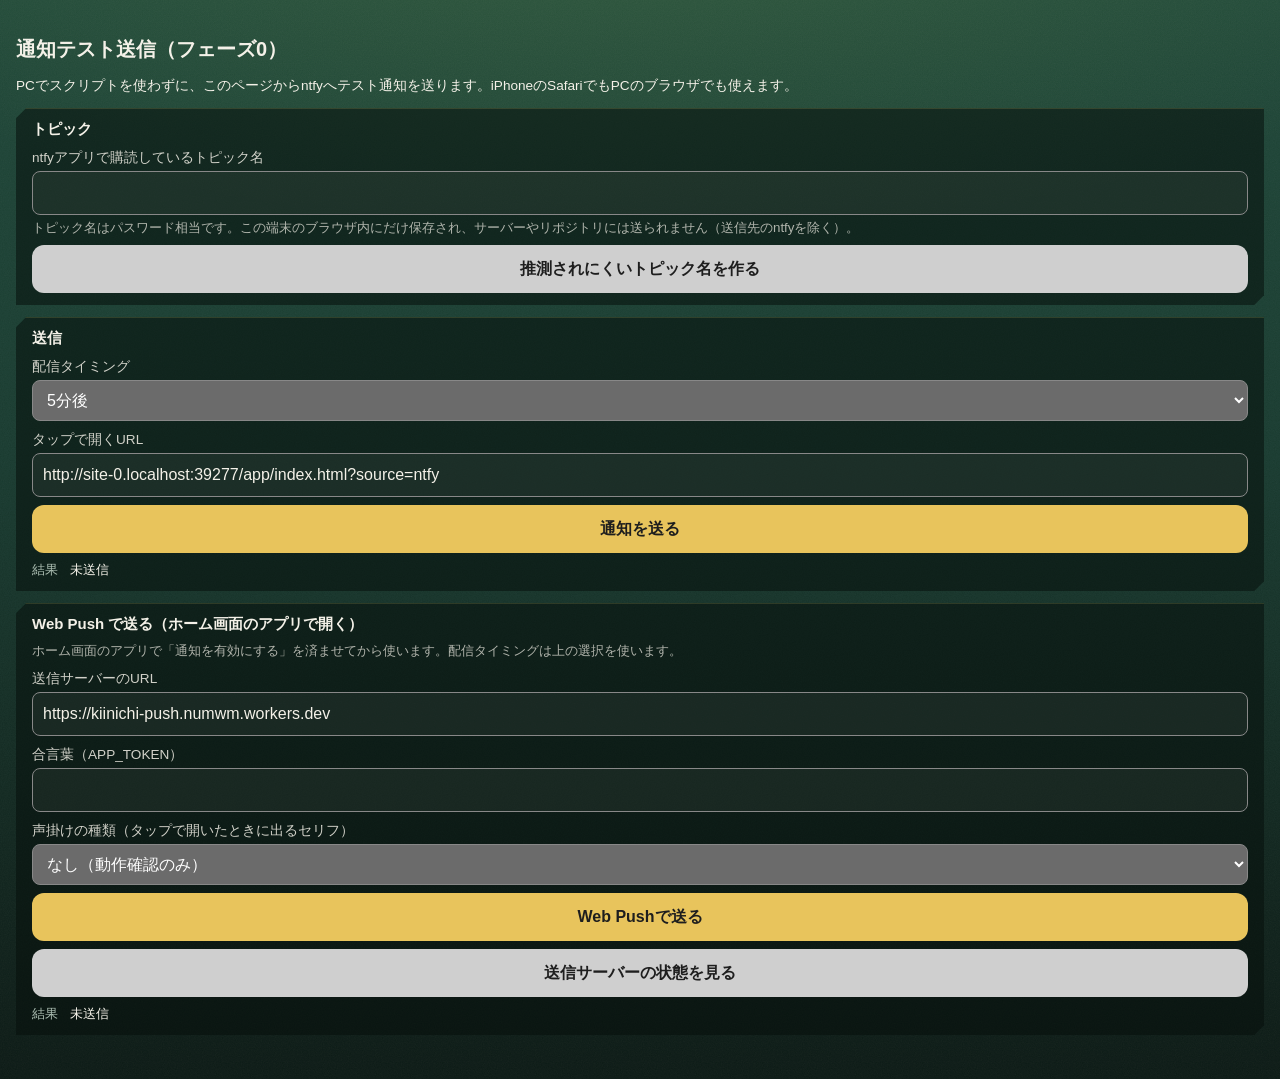
<file: app/send.html>
<!doctype html>
<html lang="ja">
<head>
  <meta charset="utf-8">
  <!-- 読み込んでよいものの決まり（CSP。D-076 ③）。検証用のページなので、見た目だけはこのページの中の書き方も許す -->
  <meta http-equiv="Content-Security-Policy" content="default-src 'self'; script-src 'self'; style-src 'self' 'unsafe-inline'; img-src 'self'; connect-src 'self' https://kiinichi-push.numwm.workers.dev https://*.workers.dev https://ntfy.sh; object-src 'none'; base-uri 'none'; form-action 'self'">
  <meta name="viewport" content="width=device-width, initial-scale=1, viewport-fit=cover">
  <title>通知テスト送信（検証用）</title>
  <link rel="stylesheet" href="style.css">
  <style>
    label { display: block; font-size: .85rem; margin: 10px 0 4px; opacity: .85; }
    input, select { width: 100%; padding: 10px; font-size: 1rem; border-radius: 8px; border: 1px solid #888; }
    .row { display: flex; gap: 8px; } .row > * { flex: 1; }
    small { opacity: .7; display: block; margin-top: 4px; }
  </style>
</head>
<body>
  <h1>通知テスト送信（フェーズ0）</h1>
  <p style="font-size:.85rem">PCでスクリプトを使わずに、このページからntfyへテスト通知を送ります。iPhoneのSafariでもPCのブラウザでも使えます。</p>

  <section class="card">
    <h2>トピック</h2>
    <label for="topic">ntfyアプリで購読しているトピック名</label>
    <input id="topic" autocomplete="off" autocapitalize="off" spellcheck="false">
    <small>トピック名はパスワード相当です。この端末のブラウザ内にだけ保存され、サーバーやリポジトリには送られません（送信先のntfyを除く）。</small>
    <button id="gen-topic" type="button" style="background:#cfcfcf">推測されにくいトピック名を作る</button>
  </section>

  <section class="card">
    <h2>送信</h2>
    <label for="delay">配信タイミング</label>
    <select id="delay">
      <option value="0">今すぐ</option>
      <option value="1">1分後</option>
      <option value="3">3分後</option>
      <option value="5" selected>5分後</option>
      <option value="10">10分後</option>
    </select>
    <label for="click">タップで開くURL</label>
    <input id="click" autocomplete="off" autocapitalize="off" spellcheck="false">
    <button id="send" type="button">通知を送る</button>
    <dl style="margin-top:8px">
      <dt>結果</dt><dd id="send-status">未送信</dd>
    </dl>
  </section>

  <section class="card">
    <h2>Web Push で送る（ホーム画面のアプリで開く）</h2>
    <small>ホーム画面のアプリで「通知を有効にする」を済ませてから使います。配信タイミングは上の選択を使います。</small>
    <label for="wp-worker-url">送信サーバーのURL</label>
    <input id="wp-worker-url" placeholder="https://…workers.dev" autocomplete="off" autocapitalize="off" spellcheck="false">
    <label for="wp-token">合言葉（APP_TOKEN）</label>
    <input id="wp-token" type="password" autocomplete="off" autocapitalize="off" spellcheck="false">
    <label for="wp-trigger">声掛けの種類（タップで開いたときに出るセリフ）</label>
    <select id="wp-trigger">
      <option value="">なし（動作確認のみ）</option>
      <option value="midday_check.meal_overdue">食事の時間を過ぎた</option>
      <option value="midday_check.break_overdue">休憩を挟む</option>
      <option value="night_check.some_left">夜：日課が少し残っている</option>
      <option value="before_sleep.default">就寝前</option>
    </select>
    <button id="wp-send" type="button">Web Pushで送る</button>
    <button id="wp-status-btn" type="button" style="background:#cfcfcf">送信サーバーの状態を見る</button>
    <dl style="margin-top:8px">
      <dt>結果</dt><dd id="wp-status">未送信</dd>
    </dl>
  </section>

  <script src="settings.js"></script>
  <script src="send.js"></script>
</body>
</html>
</file>
<file: app/style.css>
/* 値の正本はこの :root（M2-02）。画面ごとに生の色コード・px・rem を書かない（M2-01）。
   トークンを変えたら python3 scripts/contrast_check.py を実行し、docs/design.md の表を更新する。 */
:root {
  color-scheme: dark; /* P1-08 */

  /* 色：面（奥ほど暗い） */
  --color-bg: #183a2f;
  --color-bg-deep: #0a1512;             /* タブバー・入力欄・名前欄の地 */
  --color-surface-1: #10231d;           /* カード・次の予定の帯 */
  --color-surface-2: #1a3229;           /* 控えめなボタン・トースト */
  --color-scrim: rgba(7, 15, 12, 0.9); /* セリフの面（bg に重ねると約 #0f221c） */
  /* 色：文字（半透明は使わない。V3-04） */
  --color-text: #f4f1e8;
  --color-text-secondary: #c8d4cb;
  --color-text-tertiary: #adbfb3;
  /* 色：役割 */
  --color-accent: #e8c45c;              /* 使い道は V3-08 */
  --color-on-accent: #1e1e1e;
  --color-accent-soft: rgba(232, 196, 92, 0.14);
  --color-accent-glow: rgba(232, 196, 92, 0.5);
  --color-border: #7f9a8c;
  --color-border-subtle: rgba(244, 241, 232, 0.12);
  --color-stage-glow: rgba(244, 241, 232, 0.06);
  --color-success: #b9e35f;
  --color-danger: #ffb3a6;              /* 旧 #ff9a8a はカード上 4.40:1 で不足 */

  /* 文字（iOS の文字段階。rem = 16px。D-019 Q6 = 追従しない） */
  --font-sans: -apple-system, "Hiragino Sans", "Hiragino Kaku Gothic ProN", "Noto Sans JP", sans-serif;
  --fs-caption2: 0.6875rem; /* 11 タブのラベル専用 */
  --fs-caption: 0.75rem;    /* 12 */
  --fs-footnote: 0.8125rem; /* 13 */
  --fs-subhead: 0.9375rem;  /* 15 */
  --fs-callout: 1rem;       /* 16 入力欄・既定 */
  --fs-body: 1.0625rem;     /* 17 セリフ・本文 */
  --fs-title3: 1.25rem;     /* 20 */
  --fs-title2: 1.375rem;   /* 22 次の予定の時刻 */
  --fs-title1: 1.75rem;     /* 28 */
  --lh-tight: 1.25;
  --lh-body: 1.7;

  /* 余白・角丸 */
  --space-1: 4px; --space-2: 8px; --space-3: 12px; --space-4: 16px; --space-5: 24px; --space-6: 32px;
  --radius-xs: 4px; --radius-s: 8px; --radius-m: 12px; --radius-l: 16px; --radius-pill: 999px;

  /* 寸法 */
  --tap: 44px;
  /* ---- R5（2026-11-18）：スイッチ・記録の一覧など ---- */
  --switch-w: 52px;        /* スイッチの溝の幅 */
  --switch-h: 30px;        /* スイッチの溝の高さ */
  --switch-knob: 22px;     /* つまみの大きさ */
  --switch-gap: 4px;       /* 溝の端とつまみの間 */
  --size-record: 52px;
  --size-ripple: 72px;     /* ホームを触ったときの波紋（D-096） */
  --size-btn-primary: 48px;
  --size-icon: 24px;
  --size-icon-s: 16px;
  --portrait-max-h: 420px;
  --stage-min-h: 160px;
  --home-min-h: 520px;
  --tabbar-h: 56px;
  /* ---- 機能画面の決まり（R4。CR-F/CR-G） ---- */
  --z-tabbar: 20;          /* タブバーは貼り付く見出し（z-index: 1）より上 */
  --z-edit: 30;            /* 立ち絵をホームの上で合わせる板（タブバーより上。D-067） */
  --size-ring: 232px;      /* タイマーの輪の直径 */
  --ring-w: 3px;           /* 輪の線の太さ */
  --size-mood: 14px;       /* 調子の印（7日） */
  --size-mood-s: 10px;     /* 凡例の印 */
  --dur-quick: 180ms;      /* 押したあとの小さな反応 */
  --size-dialog: 320px;    /* 確認ダイアログの最大幅 */
  --size-cal-cell: 76px;   /* 月表示の1マスの高さ（日付＋タグ2つ＋「+n」） */
  --size-mini-emblem: 40px; /* 各画面の一言の面に添える紋章（D-059） */
  /* 1日の輪（D-108）：差し色を薄くして面積の決まりを守る。何もない時間はごく薄い地 */
  --ring-free: rgba(244, 241, 232, 0.06);
  /* 輪の色の見本（D-111）。毎日のルーティンは青緑の濃淡（c1〜c4）、自分で入れたものは金の系統（c5〜c7）、c8 は空色 */
  --ring-c1: rgba(38, 108, 138, 0.85);
  --ring-c2: rgba(66, 160, 132, 0.55);
  --ring-c3: rgba(140, 215, 188, 0.62);
  --ring-c4: rgba(196, 226, 214, 0.30);
  --ring-c5: rgba(232, 196, 92, 0.70);
  --ring-c6: rgba(232, 196, 92, 0.42);
  --ring-c7: rgba(242, 161, 74, 0.55);
  --ring-c8: rgba(98, 184, 224, 0.50);
  --size-day-ring: 320px;

  /* 効果・動き */
  --blur-dialogue: 6px;
  --shadow-raised: 0 6px 24px rgba(0, 0, 0, 0.35);
  --dur-fast: 120ms; --dur-base: 200ms; --ease-out: cubic-bezier(0.2, 0.8, 0.2, 1);

  /* ---- 見た目の決まり v7「懸木の狩人」（D-021。R3-Q3-AI） ---- */
  --color-bg-top: #1f4738;              /* 地のグラデーション上端 */
  --color-bg-bottom: #0b1914;           /* 地のグラデーション下端（足元ほど黒） */
  --color-ink: #070f0c;                 /* いちばん奥の黒：タブバー・控えめボタンの地 */
  --color-line: #64897b;                /* 斜め角ボタンの縁。地の全域に 3:1 以上 */
  --color-gold-line: rgba(232, 196, 92, 0.55); /* 金の細線 */
  --color-gold-faint: rgba(232, 196, 92, 0.18);/* 金のごく薄い線・縁取り文字 */
  --color-lime: #b9e35f;                /* 差し色（耳飾り）。面積は画面の 2% 以内 */
  --color-ember: #f2a14a;               /* 差し色（ズボンの橙） */
  --color-sky: #62b8e0;                 /* 差し色（ズボン・ブーツの青） */
  --color-canopy-light: rgba(185, 227, 95, 0.12); /* 昼：樹冠から差す光 */
  --color-ember-glow: rgba(242, 161, 74, 0.1);    /* 夜：足元の火 */
  --color-strip-from: rgba(7, 15, 12, 0.6);
  --color-strip-to: rgba(7, 15, 12, 0.12);
  --color-card: rgba(7, 15, 12, 0.55);
  --color-field: rgba(244, 241, 232, 0.05); /* 入力欄の地：黒い穴にしない（CR-F01） */
  --bg-glow: radial-gradient(120% 55% at 50% -12%, var(--color-canopy-light), transparent 62%);
  --tex-grain: url("img/grain.svg");
  --size-grain: 160px;
  --cut-s: 6px; --cut-m: 10px; --cut-l: 14px; --cut-fix: 0.5px; /* 斜めに落とす角の量 */
  --fs-display: 3rem;      /* 48 時刻だけ大きく細く（ジャンプ率 約 2.8） */
  --fs-mark: 4.5rem;       /* 72 舞台の縦書き英字の上限 */
  --track-label: 0.18em;   /* 英字の小見出しの字間 */
  --size-fret-h: 8px; --size-fret-w: 20px; /* 段々の帯 */
  --size-bead: 3px;        /* 数珠の幅 */
  --size-diamond: 6px;     /* 名前の前の菱形 */
  --size-tab-mark: 20px;   /* 選択中タブの金の線 */
  --size-tab-icon: 28px;   /* 下のタブのアイコン（文字なし。D-078） */
  --size-emblem: 260px;    /* 紋章の最大の高さ */
  --shift-hook: 12px;      /* セリフが入るときの移動量 */
  --dur-hook: 260ms; --ease-hook: cubic-bezier(0.05, 0.7, 0.1, 1); /* 減速して止まる（300ms 以内） */

  /* セーフエリア（CSS では env() を直接書かずこれを使う。テストで上書きする。M1-04） */
  --safe-top: env(safe-area-inset-top, 0px);
  --safe-bottom: env(safe-area-inset-bottom, 0px);
  /* 起動直後に画面の高さが短く伝わる分（iPhone のホーム画面アプリ。app.js が実測して入れる。ふだんは 0。D-041） */
  --vh-fix: 0px;
}

/* 夜（22〜4時。D-019 Q5）は面を一段暗くする。タブバーの地も下げ、背景より暗い関係を保つ（C9-02） */
body[data-period="night"] {
  --color-bg: #10261f;
  --color-bg-top: #142f26;
  --color-bg-bottom: #060d0b;
  --color-surface-1: #0c1b16;
  --color-surface-2: #142820;
  --color-bg-deep: #08120f;
  --bg-glow: radial-gradient(90% 40% at 50% 108%, var(--color-ember-glow), transparent 70%);
}

/* ---------- 全体 ---------- */
html { -webkit-text-size-adjust: 100%; -webkit-tap-highlight-color: transparent; }
* { box-sizing: border-box; }
[hidden] { display: none !important; } /* P1-10 */
body {
  margin: 0; min-height: calc(100dvh + var(--vh-fix)); overscroll-behavior: none; /* V4-03, P1-09 */
  padding: max(var(--safe-top), var(--space-3)) var(--space-4) var(--space-6); /* P1-01 */
  font-family: var(--font-sans); font-size: var(--fs-callout); color: var(--color-text);
  /* 地：樹冠の光（夜は足元の火）＋ 粒の質感 ＋ 上から下へ暗くなる（CR-B01〜03） */
  background-color: var(--color-bg);
  background-image: var(--tex-grain), var(--bg-glow),
    linear-gradient(180deg, var(--color-bg-top) 0%, var(--color-bg) 42%, var(--color-bg-bottom) 100%);
  background-size: var(--size-grain) var(--size-grain), 100% 100%, 100% 100%;
  background-repeat: repeat, no-repeat, no-repeat;
}
body[data-state="ready"] { padding-bottom: calc(var(--tabbar-h) + var(--safe-bottom) + var(--space-4)); }
h1 { font-size: var(--fs-title3); margin: var(--space-5) 0 var(--space-2); }
.card { /* 角を斜めに落とした面（CR-S01） */
  padding: var(--space-3) var(--space-4); margin: var(--space-3) 0;
  background: var(--color-card); box-shadow: inset 0 1px 0 var(--color-gold-faint);
  clip-path: polygon(var(--cut-m) 0, 100% 0, 100% calc(100% - var(--cut-m)), calc(100% - var(--cut-m)) 100%, 0 100%, 0 var(--cut-m));
}
.card h2 { font-size: var(--fs-subhead); margin: 0 0 var(--space-2); }
dl { display: grid; grid-template-columns: auto 1fr; gap: var(--space-1) var(--space-3); margin: 0; font-size: var(--fs-footnote); }
dt { color: var(--color-text-tertiary); }
dd { margin: 0; word-break: break-all; }
button {
  width: 100%; min-height: var(--size-btn-primary); padding: var(--space-3); margin-top: var(--space-2);
  font: inherit; font-size: var(--fs-callout); font-weight: 600; border: 0; border-radius: var(--radius-m);
  background: var(--color-accent); color: var(--color-on-accent);
  transition: transform var(--dur-fast) var(--ease-out), filter var(--dur-fast) var(--ease-out);
}
button:active { transform: scale(0.97); filter: brightness(0.92); } /* I3-06 */
:focus-visible { outline: 2px solid var(--color-accent); outline-offset: 2px; } /* P2-04 */
input, textarea, .field {
  width: 100%; min-height: var(--tap); padding: var(--space-2) var(--space-3);
  font: inherit; font-size: var(--fs-callout); /* V2-04：16px 未満だと iOS が画面を拡大する */
  color: var(--color-text); background: var(--color-bg-deep);
  border: 1px solid var(--color-border); border-radius: var(--radius-s);
}
label { display: block; margin-top: var(--space-2); }
.ok { color: var(--color-success); } .ng { color: var(--color-danger); } /* V3-01, V3-07 */
.note { font-size: var(--fs-footnote); color: var(--color-text-secondary); }
.sr-only {
  position: absolute; width: 1px; height: 1px; padding: 0; margin: -1px;
  overflow: hidden; clip: rect(0 0 0 0); white-space: nowrap; border: 0;
}

/* ---------- 初回導線 ---------- */
.onboard, #main { display: none; }
body[data-state="safari"] #onboard-safari,
body[data-state="setup"] #onboard-setup,
body[data-state="ready"] #main { display: block; }
.onboard { margin-top: var(--space-6); }
.onboard p, .onboard ol { font-size: var(--fs-subhead); line-height: var(--lh-body); }
.status { font-size: var(--fs-footnote); min-height: calc(1em * var(--lh-body)); }

/* ========== 見た目の決まり v7「懸木の狩人」（D-021。CR-*） ==========
   静かな深緑と黒の面 ＋ 金は細線（塗りは主ボタン 1 つ）＋ 差し色は小さく ＋ 角は斜めに落とす。 */

/* 斜めに角を落とした部品（記録ボタン・取り消しの表示・各画面のボタン。CR-S01〜02）。
   clip-path は border・影・outline を切り落とすので、外側を縁の色（--btn-line）で塗り、::before を 1px 内側に重ねて塗り（--btn-fill）にする。
   角の量は --btn-cut */
.record-dock .act, .toast, .cut-btn {
  isolation: isolate; border: 0; border-radius: 0; background: var(--btn-line);
  clip-path: polygon(var(--btn-cut) 0, 100% 0, 100% calc(100% - var(--btn-cut)), calc(100% - var(--btn-cut)) 100%, 0 100%, 0 var(--btn-cut));
}
.record-dock .act::before, .toast::before, .cut-btn::before {
  content: ""; position: absolute; inset: 1px; z-index: -1; background: var(--btn-fill);
  clip-path: polygon(calc(var(--btn-cut) - var(--cut-fix)) 0, 100% 0, 100% calc(100% - var(--btn-cut) + var(--cut-fix)), calc(100% - var(--btn-cut) + var(--cut-fix)) 100%, 0 100%, 0 calc(var(--btn-cut) - var(--cut-fix)));
}

/* ---------- ホーム（D-019 / A配置） ---------- */
.view h1 { margin-top: var(--space-5); }
.tag {
  font-size: var(--fs-caption); font-weight: 400; color: var(--color-text-tertiary);
  border: 1px solid currentColor; border-radius: var(--radius-xs); padding: 0 var(--space-1); margin-left: var(--space-1);
}
/* ホームは画面の高さに収める（V4-02） */
#view-home:not([hidden]) {
  display: flex; flex-direction: column; gap: var(--space-3);
  height: calc(100dvh + var(--vh-fix) - max(var(--safe-top), var(--space-3)) - var(--tabbar-h) - var(--safe-bottom) - var(--space-4));
  min-height: var(--home-min-h);
}

/* 見出し行：日付を小さく上、時刻を大きく細く（CR-T01, V1-02） */
.home-header { display: flex; align-items: flex-end; justify-content: space-between; min-height: var(--tap); }
.clock { display: flex; flex-direction: column; align-items: flex-start; gap: 2px; }
.clock-time { font-size: var(--fs-display); font-weight: 300; letter-spacing: -0.02em; line-height: 1; font-variant-numeric: tabular-nums; }
.clock-date { order: -1; font-size: var(--fs-footnote); letter-spacing: 0.08em; color: var(--color-text-secondary); }

/* 舞台：伸び縮みする唯一の部分（V4-04, C1-05）。立ち絵なしで成立させる（CR-P01〜04） */
.stage {
  position: relative; flex: 1 1 auto; min-height: var(--stage-min-h); overflow: hidden; container-type: size;
  display: flex; align-items: center; justify-content: center;
}
.stage::before { /* 吊り下がる線（ツタ・ロープ） */
  content: ""; position: absolute; inset: 0; pointer-events: none;
  background: url("img/canopy-vines.svg") top center / 100% auto no-repeat;
}
.portrait { /* 立ち絵の枠。立ち絵が入るまでは紋章を出す（D-021 CR-P01） */
  position: relative; width: 100%; height: 100%; max-height: var(--portrait-max-h);
  display: flex; align-items: center; justify-content: center;
  background: url("img/canopy-emblem.svg") center 42% / auto min(78%, var(--size-emblem)) no-repeat;
  -webkit-touch-callout: none; user-select: none; -webkit-user-select: none; /* P1-07 */
}
/* 立ち絵が入ったら紋章の代わりに立ち絵を出す（CR-P04, D-022 ④）。--portrait-art は app.js が読み込めた画像で設定する */
.portrait[data-art="ready"] { background: var(--portrait-art) center bottom / contain no-repeat; }
/* 写真から選んだ立ち絵（D-066、D-067）。ホームの画面いっぱいに、部品の後ろ（z-index: -1：地より手前、部品より奥）に敷く。
   位置と大きさは portrait.js が img に付ける（画面の幅・高さに対する %） */
.portrait[data-art="photo"] { background: none; }
body.has-photo #view-home .stage::before, body.has-photo #view-home .stage-mark { display: none; } /* 吊り線・縦書きの英字は写真と重なるので出さない */
.portrait-layer { position: fixed; inset: 0; z-index: -1; overflow: hidden; pointer-events: none; }
/* キィニチに触る（D-083）：続けて押しても拡大しない・長押しで文字の選択や保存の一覧を出さない */
#view-home { touch-action: manipulation; }
#view-home .stage { -webkit-user-select: none; user-select: none; -webkit-touch-callout: none; }
.portrait-img { position: absolute; max-width: none; transform-origin: center; pointer-events: none; -webkit-user-drag: none; }
/* 部品の地の透け具合（--ui-clear：0〜0.9。利用者が合わせる）。写真があるときのホームだけ。文字・線・ボタンはそのまま */
body.has-photo .dialogue:not(.dialogue-mini) {
  background: linear-gradient(var(--dlg-top), var(--dlg-top)) top left / 100% 1px no-repeat,
    color-mix(in srgb, var(--color-scrim) calc((1 - var(--ui-clear, 0)) * 100%), transparent);
  -webkit-backdrop-filter: blur(calc(var(--blur-dialogue) * (1 - var(--ui-clear, 0)))); backdrop-filter: blur(calc(var(--blur-dialogue) * (1 - var(--ui-clear, 0))));
}
body.has-photo .next-strip {
  background: linear-gradient(90deg, color-mix(in srgb, var(--color-strip-from) calc((1 - var(--ui-clear, 0)) * 100%), transparent),
    color-mix(in srgb, var(--color-strip-to) calc((1 - var(--ui-clear, 0)) * 100%), transparent));
}
/* 記録のボタン（「…」を含む）も透かす（D-067 ⑤を改める、2026-11-19 利用者の修正依頼）。
   ふだんは外側を縁の色で塗り、内側を重ねる作りなので、内側だけ透かすと縁の色が透けて見える。
   写真があるときは外側を塗らず、縁は 1px の輪（evenodd で内側をくり抜いた多角形）として ::after に描く。文字は透かさない */
body.has-photo #view-home .record-dock :is(.act, .cut-btn) { background: transparent; }
body.has-photo #view-home .record-dock :is(.act, .cut-btn)::before {
  background: color-mix(in srgb, var(--btn-fill) calc((1 - var(--ui-clear, 0)) * 100%), transparent);
}
body.has-photo #view-home .record-dock :is(.act, .cut-btn)::after {
  content: ""; position: absolute; inset: 0; z-index: -1; pointer-events: none; background: var(--btn-line);
  clip-path: polygon(evenodd,
    var(--btn-cut) 0, 100% 0, 100% calc(100% - var(--btn-cut)), calc(100% - var(--btn-cut)) 100%, 0 100%, 0 var(--btn-cut),
    1px calc(var(--btn-cut) + var(--cut-fix)), 1px calc(100% - 1px), calc(100% - var(--btn-cut) - var(--cut-fix)) calc(100% - 1px),
    calc(100% - 1px) calc(100% - var(--btn-cut) - var(--cut-fix)), calc(100% - 1px) 1px, calc(var(--btn-cut) + var(--cut-fix)) 1px);
}
body.has-photo:has(#view-home:not([hidden])) .tabbar { background: color-mix(in srgb, var(--color-ink) calc((1 - var(--ui-clear, 0)) * 100%), transparent); }
/* ホームの画面の上で合わせる（D-067）。画面全体を触って絵を動かし、下の板で大きさ・透け具合。部品は押せない */
.portrait-editor { position: fixed; inset: 0; z-index: var(--z-edit); }
.portrait-drag { position: absolute; inset: 0; touch-action: none; cursor: grab; }
.portrait-editor-panel {
  position: absolute; left: 0; right: 0; bottom: calc(var(--vh-fix) * -1);
  padding: var(--space-3) var(--space-4) calc(var(--safe-bottom) + var(--space-3));
  background: var(--color-ink); box-shadow: inset 0 1px 0 var(--color-gold-line);
}
.portrait-editor-panel label { margin-top: var(--space-1); }
.portrait-editor-acts { display: grid; grid-template-columns: 1fr 1fr 1fr; gap: var(--space-2); margin-top: var(--space-2); }
.portrait-editor-acts .cut-btn { margin-top: 0; }
.portrait-editor .portrait-editor-show { position: absolute; top: calc(var(--safe-top) + var(--space-2)); right: var(--space-4); }
/* 触る場所の印（D-083 ②）：画像の上の丸と部位の名前。選んでいる部位はライム */
.portrait-modes { margin: var(--space-2) 0 0; }
.portrait-spot-layer { position: absolute; inset: 0; pointer-events: none; }
.portrait-spot {
  position: absolute; transform: translate(-50%, -50%); border-radius: 50%; display: grid; place-items: center;
  box-shadow: inset 0 0 0 2px var(--color-text); background: color-mix(in srgb, var(--color-ink) 35%, transparent);
  color: var(--color-text); font-size: var(--fs-footnote); font-weight: 700;
}
.portrait-spot.on { box-shadow: inset 0 0 0 2px var(--color-lime); color: var(--color-lime); }
.spot-parts { display: grid; grid-template-columns: repeat(6, 1fr); gap: var(--space-1); margin-top: var(--space-2); }
.spot-sizes { display: grid; grid-template-columns: 1fr auto; align-items: center; gap: var(--space-3); }
.spot-parts .cut-btn { margin-top: 0; min-width: 0; padding: 0; }
.spot-sizes .cut-btn { margin-top: 0; min-width: var(--tap); padding: 0 var(--space-3); }
/* 触る場所を選んでいる間は、ホームの部品を隠して画像だけを見せる（印を置く所が分かるように） */
body.portrait-spots #view-home > :not(.portrait-layer):not(.portrait-editor), body.portrait-spots .tabbar { visibility: hidden; }
.portrait-spot-hint { position: absolute; top: calc(var(--safe-top) + var(--space-2)); left: var(--space-4); margin: 0; padding: var(--space-2) var(--space-3); background: var(--color-ink); color: var(--color-text); font-size: var(--fs-footnote); }
.portrait-acts { display: grid; grid-template-columns: 1fr 1fr; gap: var(--space-3); }
.portrait-acts:has(#portrait-adjust[hidden]) { grid-template-columns: 1fr; }
.portrait-acts .cut-btn, .file-btn { margin-top: var(--space-2); }
.file-btn { display: flex; align-items: center; justify-content: center; min-height: var(--size-btn-primary); font-weight: 600; cursor: pointer; }
.file-btn:has(+ input:focus-visible) { outline: 2px solid var(--color-accent); outline-offset: 2px; }
.portrait-status:empty { display: none; }
.range { min-height: var(--tap); padding: 0; border: 0; background: none; accent-color: var(--color-accent); }

.ahau-line { /* アハウの合いの手（D-085）：セリフの面のすぐ上、右寄せの小さな吹き出し。差し色のライムは縁と名前だけ */
  position: absolute; right: var(--space-4); bottom: calc(var(--space-6) + var(--space-2)); max-width: 78%; margin: 0;
  padding: var(--space-2) var(--space-3); background: var(--color-scrim); box-shadow: inset 0 0 0 1px var(--color-lime);
  color: var(--color-text); font-size: var(--fs-footnote); pointer-events: none;
}
.ahau-name { display: block; color: var(--color-lime); font-weight: 700; font-size: var(--fs-caption); }
.stage-mark { /* 縁取りだけの縦書き英字。装飾なので読み上げない */
  position: absolute; right: 0; top: 2%; writing-mode: vertical-rl; pointer-events: none;
  font-size: min(var(--fs-mark), 17cqh); font-weight: 800; letter-spacing: 0.06em; line-height: 1;
  color: transparent; -webkit-text-stroke: 1px var(--color-gold-faint);
}

/* セリフの面：立ち絵の足元に重ねる（C2-01, V3-06）。角を斜めに落とした黒い板 ＋ 上辺に金の細線（CR-S01, CR-L01） */
.dialogue {
  --dlg-top: var(--color-gold-line);
  position: relative; margin-top: calc(var(--space-6) * -1); padding: var(--space-3) var(--space-4);
  background: linear-gradient(var(--dlg-top), var(--dlg-top)) top left / 100% 1px no-repeat, var(--color-scrim);
  -webkit-backdrop-filter: blur(var(--blur-dialogue)); backdrop-filter: blur(var(--blur-dialogue));
  clip-path: polygon(var(--cut-l) 0, 100% 0, 100% calc(100% - var(--cut-l)), calc(100% - var(--cut-l)) 100%, 0 100%, 0 var(--cut-l));
}
body.from-notification .dialogue { --dlg-top: var(--color-accent); }
.nameplate { /* 「菱形＋名前＋そこから伸びる金の線」 */
  display: flex; align-items: center; gap: var(--space-2); margin-bottom: var(--space-2);
  font-size: var(--fs-footnote); font-weight: 700; letter-spacing: 0.14em; line-height: var(--lh-tight); color: var(--color-accent);
}
.nameplate::before { content: ""; flex: none; width: var(--size-diamond); height: var(--size-diamond); transform: rotate(45deg); background: var(--color-lime); }
.nameplate::after { content: ""; flex: 1; height: 1px; background: linear-gradient(90deg, var(--color-gold-line), transparent); }
.line {
  margin: 0; font-size: var(--fs-body); line-height: var(--lh-body);
  min-height: calc(2em * var(--lh-body)); /* P3-02：セリフが入る前に高さを確保 */
  line-break: strict; text-wrap: pretty; /* V2-07 */
}
.line.line-enter { animation: hook-in var(--dur-hook) var(--ease-hook) both; } /* CR-M01 */
@keyframes hook-in { from { opacity: 0; transform: translateX(calc(var(--shift-hook) * -1)); } to { opacity: 1; transform: none; } }

/* 次の予定：上下の細線と左の数珠（C7-02, C7-03, CR-L03, CR-C04） */
.next-strip {
  position: relative; padding: var(--space-2) var(--space-4) var(--space-3) calc(var(--space-4) + var(--space-1));
  background: linear-gradient(90deg, var(--color-strip-from), var(--color-strip-to));
  box-shadow: inset 0 1px 0 var(--color-gold-faint), inset 0 -1px 0 var(--color-gold-faint);
}
.next-strip::before { /* 差し色 4 つ。多色はこの画面ではここだけ */
  content: ""; position: absolute; left: 0; top: var(--space-2); bottom: var(--space-2); width: var(--size-bead);
  background: linear-gradient(180deg,
    var(--color-lime) 0 22%, transparent 22% 26%, var(--color-sky) 26% 48%, transparent 48% 52%,
    var(--color-ember) 52% 74%, transparent 74% 78%, var(--color-text) 78% 100%);
}
.next-head { display: flex; justify-content: space-between; align-items: baseline; }
.next-label { font-size: var(--fs-caption); color: var(--color-text-tertiary); }
.label-en { font-size: var(--fs-caption2); font-weight: 700; letter-spacing: var(--track-label); color: var(--color-text-tertiary); } /* 英字の小見出し（CR-T02）。金は使わない（V3-08） */
.next-label .label-en { margin-right: var(--space-2); }
.next-rest { font-size: var(--fs-footnote); color: var(--color-text-secondary); font-variant-numeric: tabular-nums; }
.next-event { display: flex; align-items: baseline; gap: var(--space-2); min-width: 0; }
.next-day { font-size: var(--fs-subhead); color: var(--color-text-secondary); }
.next-time { font-size: var(--fs-title2); font-weight: 700; letter-spacing: -0.01em; font-variant-numeric: tabular-nums; }
.next-title { flex: 1; min-width: 0; font-size: var(--fs-body); white-space: nowrap; overflow: hidden; text-overflow: ellipsis; }

/* 記録（I4-04：1行に3個まで） */
/* 記録：時間帯に合うものを最大3つ＋右端に「…」（D-046）。3つ並んでも「仕事終わり」が1行に収まるよう、文字は 15px・余白は小さく */
.record-dock { display: flex; gap: var(--space-2); }
.record-acts { flex: 1; min-width: 0; display: grid; grid-auto-flow: column; grid-auto-columns: minmax(0, 1fr); gap: var(--space-2); }
.act-more { flex: none; width: var(--tap); min-height: var(--size-record); margin: 0; padding: 0; font-size: var(--fs-body); }
.record-dock .act {
  --btn-line: var(--color-line); --btn-fill: var(--color-surface-1); --btn-cut: var(--cut-m);
  position: relative; margin-top: 0; min-height: var(--size-record); padding: 0 var(--space-1);
  display: flex; flex-direction: column; align-items: center; justify-content: center; line-height: var(--lh-tight);
  font-size: var(--fs-subhead); letter-spacing: 0.02em; white-space: nowrap; color: var(--color-text);
}
/* 今押すもの（主ボタン）は 1 つだけ金で塗る（V3-02, C4-02） */
.record-dock .act.primary { --btn-line: var(--color-accent); --btn-fill: var(--color-accent); color: var(--color-on-accent); font-weight: 700; }
/* 記録済み（I3-02, V3-05）：最奥の黒・ライムの縁と文字 */
.record-dock .act.done { --btn-line: var(--color-success); --btn-fill: var(--color-ink); color: var(--color-success); }
/* 記録した時刻（休憩は回数も）は名前の下に小さく */
.act-time { font-size: var(--fs-caption); font-weight: 400; font-variant-numeric: tabular-nums; }
/* 選択中（フォーカス）：clip-path が outline を切り落とすので、縁を金にして示す（CR-S05, D-022 ②, P2-04） */
.record-dock .act:focus-visible { outline: none; --btn-line: var(--color-accent); }

/* 5秒で消える知らせ（取り消し・保存の失敗。I3-02）：記録ボタンの真上。ボタンと同じ描き方（D-022 ③） */
.toast {
  --btn-line: var(--color-line); --btn-fill: var(--color-ink); --btn-cut: var(--cut-s);
  position: fixed; left: var(--space-4); right: var(--space-4);
  bottom: calc(var(--tabbar-h) + var(--safe-bottom) + var(--space-4) + var(--size-record) + var(--space-2) - var(--vh-fix));
  display: flex; align-items: center; justify-content: space-between; gap: var(--space-3);
  min-height: var(--tap); padding: 0 var(--space-2) 0 var(--space-4); font-size: var(--fs-subhead); color: var(--color-text);
}
/* 文は 1 行に収め、「取り消す」は折り返さない（狭い画面でも押しやすく） */
.toast > span { flex: 1; min-width: 0; overflow: hidden; text-overflow: ellipsis; white-space: nowrap; }
.toast .undo {
  flex: none; width: auto; margin: 0; min-height: var(--tap); padding: 0 var(--space-3); white-space: nowrap;
  background: transparent; color: var(--color-text); font-weight: 700; text-decoration: underline;
}

/* ---------- 下のタブ（D-019 Q1：5個。I2-01〜03）。いちばん奥の黒 ＋ 上辺に段々の帯 ＋ 選択中は金の短い線（CR-L02）。アイコンだけ（D-078） ---------- */
.tabbar {
  position: fixed; left: 0; right: 0; bottom: calc(var(--vh-fix) * -1); display: grid; grid-template-columns: repeat(5, 1fr);
  height: calc(var(--tabbar-h) + var(--safe-bottom)); padding-bottom: var(--safe-bottom);
  background: var(--color-ink);
}
.tabbar::before {
  content: ""; position: absolute; left: 0; right: 0; bottom: 100%; height: var(--size-fret-h); opacity: 0.7; pointer-events: none;
  background: url("img/fret.svg") left bottom / var(--size-fret-w) var(--size-fret-h) repeat-x;
}
.tabbar a {
  position: relative; display: flex; align-items: center; justify-content: center;
  color: var(--color-text-tertiary); text-decoration: none;
}
.tabbar svg, .icon-btn svg {
  width: var(--size-icon); height: var(--size-icon);
  fill: none; stroke: currentColor; stroke-width: 1.8; stroke-linecap: round; stroke-linejoin: round;
}
.tabbar svg { width: var(--size-tab-icon); height: var(--size-tab-icon); } /* 文字がないぶん少し大きく（D-078） */
.tabbar a[aria-current="page"] { color: var(--color-accent); }
.tabbar a[aria-current="page"] svg { stroke-width: 2.2; }
.tabbar a[aria-current="page"]::before {
  content: ""; position: absolute; top: 0; left: 50%; width: var(--size-tab-mark); height: 2px;
  transform: translateX(-50%); background: var(--color-accent);
}

/* 右上の設定ボタン（P2-02：aria-label あり） */
.icon-btn {
  display: inline-flex; align-items: center; justify-content: center;
  width: var(--tap); height: var(--tap); margin-right: calc(var(--space-2) * -1);
  color: var(--color-text-secondary); border-radius: var(--radius-pill);
}
/* ホーム右上：週次サマリーの入口と設定（D-102）。右端のボタンだけ端に寄せる */
.home-header-acts { display: flex; align-items: center; }
.home-header-acts .icon-btn:not(:last-child) { margin-right: 0; }
.summary-entry { position: relative; }
/* 週の変わり目は、金の細い色の点だけ（主ボタンの金の塗りと競わない。V3-08） */
.summary-entry.attention { color: var(--color-text); }
.summary-entry.attention::after {
  content: ""; position: absolute; top: var(--space-2); right: var(--space-2);
  width: var(--space-2); height: var(--space-2); border-radius: 50%; background: var(--color-gold-line);
}
/* 子画面の戻る導線（I2-04）。「‹ ホーム」と 2 行の見出しの下端をそろえる（D-022 ⑥） */
.sub-header { display: flex; align-items: flex-end; gap: var(--space-3); min-height: var(--tap); }
.sub-header h1 { margin: 0; }
.back {
  display: inline-flex; align-items: center; min-height: var(--tap); padding-right: var(--space-2);
  color: var(--color-text-secondary); text-decoration: none; font-size: var(--fs-callout);
}
/* 各画面の見出しの上に英字の小見出しを 1 つ（CR-T02） */
h1 .label-en { display: block; margin-bottom: var(--space-1); line-height: var(--lh-tight); }

/* ========== 各機能画面の共通部品（D-026。見た目の決まり CR-* に従う） ========== */
/* 斜めの角のボタン（形は上の「斜めに角を落とした部品」）。primary＝金の塗り（1 画面 1 つ）、quiet＝黒地に縁 */
.cut-btn {
  --btn-line: var(--color-line); --btn-fill: var(--color-ink); --btn-cut: var(--cut-s);
  position: relative; color: var(--color-text); letter-spacing: 0.04em;
}
.cut-btn.primary { --btn-line: var(--color-accent); --btn-fill: var(--color-accent); --btn-cut: var(--cut-m); color: var(--color-on-accent); font-weight: 700; }
.cut-btn.quiet { font-weight: 600; }
.cut-btn:focus-visible { outline: none; --btn-line: var(--color-accent); } /* CR-S05 */
.cut-btn.chip { width: auto; min-height: var(--tap); margin-top: 0; padding: 0 var(--space-4); font-size: var(--fs-subhead); }
.cut-btn.chip[aria-pressed="true"], .cut-btn.chip[role="switch"][aria-checked="true"] { --btn-line: var(--color-text); --btn-fill: var(--color-surface-2); font-weight: 700; }

/* 画面の中の小さなセリフ（空の状態など。C1-01） */
/* 各画面の一言の面（D-059）：左に小さな紋章を添え、地はカードと同じ半透明の面にして画面になじませる。
   見出しの金の線のすぐ下に寄せ、上辺の金の細線でつなぐ。立ち絵が入ったら、紋章を顔の小さな絵に差し替えられる（--mini-face） */
.dialogue.dialogue-mini {
  --mini-face: url("img/mini-emblem.svg");
  display: grid; grid-template-columns: var(--size-mini-emblem) minmax(0, 1fr); column-gap: var(--space-3); align-items: start;
  margin: var(--space-2) 0 var(--space-3); padding-bottom: var(--space-3);
  background: linear-gradient(var(--dlg-top), var(--dlg-top)) top left / 100% 1px no-repeat, var(--color-card);
  -webkit-backdrop-filter: none; backdrop-filter: none;
}
.dialogue.dialogue-mini::before {
  content: ""; grid-row: 1 / span 3; width: var(--size-mini-emblem); height: var(--size-mini-emblem); margin-top: var(--space-1);
  background: var(--mini-face) center / contain no-repeat;
}
.dialogue.dialogue-mini > * { grid-column: 2; }
.dialogue.dialogue-mini .line { min-height: 0; }

/* ---------- タスク（D-026 ①） ---------- */
.task-list { list-style: none; margin: var(--space-2) 0 0; padding: 0; }
.task-row { display: flex; align-items: stretch; box-shadow: inset 0 -1px 0 var(--color-gold-faint); }
.task-main {
  flex: 1; display: flex; align-items: center; gap: var(--space-3); min-width: 0;
  min-height: var(--size-record); margin: 0; padding: var(--space-2) 0; text-align: left;
  background: transparent; color: var(--color-text); font-weight: 400; border-radius: 0;
}
.task-check {
  flex: none; display: inline-flex; align-items: center; justify-content: center;
  width: var(--space-5); height: var(--space-5); border: 1px solid var(--color-line);
  color: var(--color-success); font-weight: 700; font-size: var(--fs-subhead);
}
.task-body { display: flex; flex-direction: column; gap: 2px; min-width: 0; }
.task-title { font-size: var(--fs-body); overflow-wrap: anywhere; }
.task-due { font-size: var(--fs-footnote); color: var(--color-text-secondary); }
.task-due.overdue { color: var(--color-danger); }
.task-row.done .task-title { color: var(--color-text-tertiary); text-decoration: line-through; }
.task-row.done .task-check { border-color: var(--color-success); }
.task-del {
  flex: none; width: var(--tap); margin: 0; padding: 0; background: transparent;
  color: var(--color-text-tertiary); border-radius: 0;
}
.task-del svg { width: var(--size-icon); height: var(--size-icon); fill: none; stroke: currentColor; stroke-width: 1.6; stroke-linecap: round; stroke-linejoin: round; }
.done-section { margin-top: var(--space-5); }
.done-section summary {
  min-height: var(--tap); display: flex; align-items: center; gap: var(--space-2); cursor: pointer; list-style: none;
  font-size: var(--fs-subhead); color: var(--color-text-secondary);
}
.done-section summary::-webkit-details-marker { display: none; }
.done-section summary::after { content: "▾"; transition: transform var(--dur-fast) var(--ease-out); } /* 開閉の印（I3-02） */
.done-section[open] summary::after { transform: rotate(180deg); }
.task-add { margin-top: var(--space-5); }
.task-form { display: flex; flex-direction: column; gap: var(--space-1); scroll-margin-bottom: calc(var(--tabbar-h) + var(--safe-bottom) + var(--space-4)); } /* 下のタブに隠れないように */
.form-label { display: block; margin-top: var(--space-2); }
.due-chips { display: flex; gap: var(--space-2); flex-wrap: wrap; }
.form-actions { display: grid; grid-template-columns: 1fr 1fr; gap: var(--space-3); margin-top: var(--space-3); }
.form-actions .cut-btn { margin-top: 0; }
#task-toast, #timer-toast { bottom: calc(var(--tabbar-h) + var(--safe-bottom) + var(--space-4) - var(--vh-fix)); }

/* ---------- 日報（D-026 ②, D-027） ---------- */
.report-form { display: flex; flex-direction: column; gap: var(--space-1); }
.report-date { margin: 0 0 var(--space-1); font-size: var(--fs-body); font-weight: 700; }
.report-form textarea { resize: vertical; line-height: var(--lh-body); }
.report-form #report-save { margin-top: var(--space-4); }
.section-title { margin: var(--space-6) 0 var(--space-2); font-size: var(--fs-subhead); color: var(--color-text-secondary); }
.report-list { list-style: none; margin: 0; padding: 0; }
.report-item { box-shadow: inset 0 -1px 0 var(--color-gold-faint); }
.report-item summary {
  min-height: var(--size-record); display: flex; align-items: center; gap: var(--space-3); cursor: pointer; list-style: none;
}
.report-item summary::-webkit-details-marker { display: none; }
.report-item summary::after { content: "▾"; margin-left: auto; color: var(--color-text-tertiary); }
.report-item[open] summary::after { transform: rotate(180deg); }
.report-item-date { font-size: var(--fs-body); }
.report-item-mood { font-size: var(--fs-footnote); color: var(--color-text-secondary); }
.report-item dl { display: block; padding: 0 0 var(--space-3); }
.report-item dt { margin-top: var(--space-2); }
.report-item dd { white-space: pre-wrap; font-size: var(--fs-body); line-height: var(--lh-body); }

/* ---------- 削除の前の確認（D-031）。最奥の黒の面に縁（CR-C01）。「削除する」は金で塗らず、注意の色の縁と文字 ---------- */
.confirm {
  width: calc(100% - var(--space-6)); max-width: var(--size-dialog); padding: var(--space-5) var(--space-4) var(--space-4);
  border: 1px solid var(--color-line); border-radius: 0; background: var(--color-ink); color: var(--color-text); box-shadow: var(--shadow-raised);
}
.confirm::backdrop { background: var(--color-scrim); }
.confirm p { margin: 0 0 var(--space-4); font-size: var(--fs-body); line-height: var(--lh-body); overflow-wrap: anywhere; }
.cut-btn.danger { --btn-line: var(--color-danger); color: var(--color-danger); font-weight: 700; }

/* 日報：選択中の調子は金の縁・金の文字・チェック印（D-031。金の塗りは「保存する」だけのまま） */
.mood-check { display: none; margin-right: var(--space-1); }
.cut-btn.mood[aria-pressed="true"] { --btn-line: var(--color-accent); color: var(--color-accent); }
.cut-btn.mood[aria-pressed="true"] .mood-check { display: inline; }
#report-more { margin-top: var(--space-3); }

/* ---------- タイマー（D-026 ③, D-028）。一覧の行はタスクと同じ部品（.task-row / .task-main / .task-del）を使う ---------- */
/* 時間は押すと変えられる（D-044）。押せることを下線で示す。押す範囲は行の高さいっぱい・幅 44px 以上 */
.timer-min {
  flex: none; width: auto; min-width: var(--tap); min-height: var(--size-record); margin: 0; padding: 0 var(--space-3);
  background: transparent; border-radius: 0; font-size: var(--fs-subhead); font-weight: 400; color: var(--color-text-secondary); font-variant-numeric: tabular-nums;
}
.timer-min span { padding-bottom: 2px; box-shadow: inset 0 -1px 0 var(--color-line); }
.form-title { margin: 0 0 var(--space-1); font-size: var(--fs-body); font-weight: 700; }
.timer-quick { margin-top: var(--space-5); }
.timer-quick-row { display: grid; grid-template-columns: 1fr 1fr; gap: var(--space-3); align-items: center; margin-top: var(--space-1); }
.timer-quick-row .cut-btn { margin-top: 0; }
.timer-run { margin-top: var(--space-5); }
.timer-run .note { margin: 0; }
.timer-name { margin: 0; font-size: var(--fs-body); font-weight: 700; }
/* 残り時間は時刻と同じく大きく細く（CR-T01）。数字の幅をそろえる（V2-05） */
.timer-rest { margin: var(--space-3) 0 var(--space-2); font-size: var(--fs-display); font-weight: 300; line-height: 1; letter-spacing: -0.02em; font-variant-numeric: tabular-nums; }
.timer-run .cut-btn { margin-top: var(--space-4); }

/* ---------- 予定（D-026 ④, D-030, D-032）。見るだけ。過ぎた予定は薄く、次の予定は左に金の線（CR-C02：金の線） ---------- */
.schedule-modes { display: flex; gap: var(--space-2); margin: var(--space-3) 0 0; }
.schedule-modes .cut-btn { flex: 1; }
/* 日付の見出し：面の色の帯にして、スクロール中も上に残す（どの日を見ているか見失わないように） */
.schedule-day-title {
  position: sticky; top: var(--safe-top); z-index: 1; margin: var(--space-5) 0 0; padding: var(--space-2) var(--space-3);
  font-size: var(--fs-subhead); font-weight: 700; color: var(--color-text);
  background: var(--color-surface-1); box-shadow: inset 0 1px 0 var(--color-gold-line);
}
.schedule-day:first-child .schedule-day-title { margin-top: var(--space-3); }
.schedule-list { list-style: none; margin: 0; padding: 0; }
.schedule-row {
  display: flex; align-items: center; gap: var(--space-3); min-height: var(--size-record);
  padding: var(--space-2) var(--space-2) var(--space-2) var(--space-3);
  box-shadow: inset 0 -1px 0 var(--color-gold-faint);
}
.schedule-time { flex: none; min-width: 3.2em; font-size: var(--fs-title3); font-weight: 700; font-variant-numeric: tabular-nums; }
.schedule-time.allday { font-size: var(--fs-subhead); color: var(--color-text-secondary); }
.schedule-title { flex: 1; min-width: 0; font-size: var(--fs-body); overflow-wrap: anywhere; }
.schedule-rest { flex: none; font-size: var(--fs-footnote); color: var(--color-text-secondary); font-variant-numeric: tabular-nums; }
.schedule-row.past .schedule-time, .schedule-row.past .schedule-title { color: var(--color-text-tertiary); font-weight: 400; }
.schedule-row.next { box-shadow: inset 2px 0 0 var(--color-accent), inset 0 -1px 0 var(--color-gold-faint); }
.schedule-row.none { font-size: var(--fs-subhead); color: var(--color-text-secondary); }
.schedule-note { margin-top: var(--space-5); }
/* 毎日の時刻をまとめた1行（D-101）：予定より一段控えめ。押すとその日の毎日の時刻を開く */
.schedule-row.routine-summary { padding: 0; }
.routine-summary-btn {
  display: flex; align-items: center; gap: var(--space-3); width: 100%; min-height: var(--size-record); margin: 0;
  padding: var(--space-2) var(--space-2) var(--space-2) var(--space-3); border: 0; border-radius: 0;
  background: transparent; color: var(--color-text-secondary); font: inherit; text-align: left;
}
.routine-summary .schedule-title { color: var(--color-text-secondary); font-size: var(--fs-subhead); }
.routine-summary-mark { flex: none; color: var(--color-text-tertiary); }
.routine-summary-main { margin-right: var(--space-1); }
.routine-summary-sub { display: block; font-size: var(--fs-footnote); color: var(--color-text-tertiary); font-variant-numeric: tabular-nums; }
.schedule-row.routine-open { padding-left: var(--space-5); }

/* 月表示：7列のマス目。今日は上に金の線、選んだ日は白い縁。タグは最奥の黒に金の細線（色分けはしない） */
.cal-head { display: flex; align-items: center; gap: var(--space-2); margin-top: var(--space-3); }
.cal-head h2 { flex: 1; margin: 0; text-align: center; font-size: var(--fs-title3); font-variant-numeric: tabular-nums; }
.cal-nav {
  flex: none; width: var(--tap); min-height: var(--tap); margin: 0; padding: 0; border: 0;
  background: transparent; color: var(--color-text); font-size: var(--fs-title1); line-height: 1;
}
.cal-week {
  display: grid; grid-template-columns: repeat(7, minmax(0, 1fr)); margin-top: var(--space-2); padding-bottom: var(--space-1);
  text-align: center; font-size: var(--fs-caption); color: var(--color-text-secondary); box-shadow: inset 0 -1px 0 var(--color-gold-line);
}
.cal-grid { display: grid; grid-template-columns: repeat(7, minmax(0, 1fr)); }
.cal-cell {
  display: flex; flex-direction: column; align-items: stretch; justify-content: flex-start; gap: 2px;
  width: auto; min-width: 0; min-height: var(--size-cal-cell); margin: 0; padding: var(--space-1) 1px; border: 0; border-radius: 0;
  background: transparent; color: var(--color-text); text-align: left; overflow: hidden;
  box-shadow: inset 0 -1px 0 var(--color-gold-faint);
}
.cal-cell.out { color: var(--color-text-tertiary); }
.cal-cell.today { box-shadow: inset 0 2px 0 var(--color-accent), inset 0 -1px 0 var(--color-gold-faint); }
.cal-cell[aria-pressed="true"] { background: var(--color-surface-2); box-shadow: inset 0 0 0 1px var(--color-text); }
.cal-cell.today[aria-pressed="true"] { box-shadow: inset 0 2px 0 var(--color-accent), inset 0 0 0 1px var(--color-text); }
.cal-date { padding: 0 var(--space-1); font-size: var(--fs-footnote); font-weight: 700; font-variant-numeric: tabular-nums; }
.cal-tag {
  display: block; padding: 0 0 0 var(--space-1); font-size: var(--fs-caption); line-height: var(--lh-tight);
  background: var(--color-ink); box-shadow: inset 2px 0 0 var(--color-gold-line); white-space: nowrap; overflow: hidden;
}
.cal-more { padding: 0 var(--space-1); font-size: var(--fs-caption); color: var(--color-text-secondary); }


/* ========== 機能画面の決まり（R4。docs/visual_rules.md の CR-F・CR-G） ========== */
/* 重なり：タブバーをいちばん上に（予定の貼り付く見出しが上に重なっていた） */
.tabbar { z-index: var(--z-tabbar); }

/* 画面の見出し：名前と同じ文法で「見出し＋右へ消える金の線」（CR-F05） */
.view > h1::after {
  content: ""; display: block; height: 1px; margin-top: var(--space-2);
  background: linear-gradient(90deg, var(--color-gold-line), transparent);
}

/* 入力欄：黒い穴ではなく、地より少し明るい面＋見える縁。選んでいる欄は金の縁（CR-F01） */
input, textarea, .field { background: var(--color-field); } /* 縁は --color-border のまま（入力欄の上で 3:1 以上）。.field（仕様関連の欄）も同じ（D-064 ⑦） */
input:focus, textarea:focus { border-color: var(--color-accent); }

/* 控えめなボタン・チップ：最奥の黒をやめ、面 1 段目に。選択中は白い縁＋太字、未選択は文字を一段弱く（CR-F02） */
.cut-btn.quiet { --btn-fill: var(--color-surface-1); }
.cut-btn.chip { color: var(--color-text-secondary); font-weight: 500; }
.cut-btn.chip:not(.mood)[aria-pressed="true"], .cut-btn.chip[role="switch"][aria-checked="true"] { color: var(--color-text); } /* 調子は金の文字のまま（D-031 ④） */

/* 表示の切り替え（リスト／月）：2 つのボタンではなく 1 本の切り替え（セグメント。CR-F03） */
.schedule-modes {
  gap: var(--space-1); padding: var(--space-1); background: var(--color-surface-1);
  clip-path: polygon(var(--cut-s) 0, 100% 0, 100% calc(100% - var(--cut-s)), calc(100% - var(--cut-s)) 100%, 0 100%, 0 var(--cut-s));
}
.schedule-modes .cut-btn { --btn-line: var(--color-surface-1); --btn-fill: var(--color-surface-1); color: var(--color-text-tertiary); }
.schedule-modes .cut-btn[aria-pressed="true"] { --btn-line: var(--color-text); --btn-fill: var(--color-surface-2); color: var(--color-text); }

/* 月のタグ：黒い箱をやめ、薄い面＋左の金の線（CR-F04） */
.cal-tag { background: var(--color-field); font-weight: 500; }

/* タスクの区切り：期限ごとの小見出し（CR-G01） */
.task-group {
  display: flex; align-items: baseline; gap: var(--space-2);
  margin-top: var(--space-4); padding-bottom: var(--space-1);
  font-size: var(--fs-footnote); font-weight: 700; letter-spacing: 0.08em; color: var(--color-text-tertiary);
}
.task-group:first-child { margin-top: var(--space-2); }
.task-group.overdue { color: var(--color-danger); }
.task-group .n { font-weight: 400; font-variant-numeric: tabular-nums; }

/* ---------- 優先度とミニタスク（D-070、CR-G07・G08） ---------- */
/* 1件は「行（本文＋右の完了の四角）」＋（ミニタスクがあれば）進み具合の帯。区切りの線は1件の下に1本 */
.view.tasks .task-item { box-shadow: inset 0 -1px 0 var(--color-gold-faint); }
.view.tasks .task-row { box-shadow: none; }
.view.tasks .task-main { padding-left: 0; }
.task-done-btn, .sub-check {
  flex: none; display: flex; align-items: center; justify-content: center; width: var(--tap); min-height: var(--tap);
  margin: 0; padding: 0; background: transparent; border-radius: 0;
}
.task-done-btn[aria-pressed="true"] .task-check, .sub-check[aria-pressed="true"] .task-check { border-color: var(--color-success); }
/* 優先度の見出し：記号＋文字の小さな札（見える高さは小さく、押せる高さは 44px）。色は記号に添えるだけで、見分けは記号と文字（V3-01） */
.view.tasks .task-group { display: flex; align-items: center; justify-content: space-between; margin-top: var(--space-4); padding: 0; letter-spacing: 0; }
/* タスクがある優先度の見出しの右の小さな ＋（完了の四角の上にそろえる。押せる範囲は 44px） */
.add-plus {
  flex: none; display: flex; align-items: center; justify-content: center; width: var(--tap); min-height: var(--tap); margin: 0; padding: 0;
  background: transparent; color: var(--color-text-secondary); border-radius: 0; font-weight: 400; font-size: var(--fs-body);
}
.view.tasks .task-group:first-child { margin-top: var(--space-2); }
.prio-tag {
  width: auto; min-height: var(--tap); margin: 0; padding: 0; display: inline-flex; align-items: center;
  background: transparent; color: var(--color-text); border-radius: 0; font-weight: 700;
}
.prio-tag > .prio-chip {
  display: inline-flex; align-items: center; gap: var(--space-2); min-height: var(--space-6); padding: 0 var(--space-3);
  background: var(--color-surface-1); box-shadow: inset 0 0 0 1px var(--color-line); font-size: var(--fs-footnote); letter-spacing: 0.04em;
  clip-path: polygon(var(--cut-s) 0, 100% 0, 100% calc(100% - var(--cut-s)), calc(100% - var(--cut-s)) 100%, 0 100%, 0 var(--cut-s));
}
.prio-mark { font-size: var(--fs-caption); }
.task-group[data-priority="high"] .prio-mark { color: var(--color-ember); }
.task-group[data-priority="mid"] .prio-mark { color: var(--color-lime); }
.task-group[data-priority="low"] .prio-mark { color: var(--color-sky); }
.prio-caret { color: var(--color-text-secondary); font-weight: 400; transition: transform var(--dur-fast) var(--ease-out); }
.prio-tag[aria-expanded="false"] .prio-caret { transform: rotate(-90deg); }
/* 点線の「追加」の欄（その優先度のタスクを作る） */
.add-slot {
  display: flex; align-items: center; justify-content: space-between; min-height: var(--tap); margin: var(--space-2) 0 0; padding: 0 var(--space-3);
  background: transparent; border: 1px dashed var(--color-line); border-radius: 0; color: var(--color-text-secondary); font-weight: 400; font-size: var(--fs-subhead);
}
.add-slot-plus { font-size: var(--fs-body); }
.task-slot .task-form { margin-top: var(--space-2); }
.prio-chips { display: flex; gap: var(--space-2); flex-wrap: wrap; }
/* ミニタスクの進み具合：細い帯＋「2/5」＋ ▾（押すと開く・たたむ） */
.sub-bar {
  display: flex; align-items: center; gap: var(--space-2); min-height: var(--tap); margin: 0; padding: 0;
  background: transparent; color: var(--color-text-secondary); border-radius: 0; font-weight: 400; font-size: var(--fs-footnote);
}
.sub-track { flex: 1; height: var(--space-1); background: var(--color-surface-2); overflow: hidden; }
.sub-fill { display: block; height: 100%; background: var(--color-success); transition: width var(--dur-fast) var(--ease-out); }
.sub-count { font-variant-numeric: tabular-nums; }
.sub-caret { width: var(--tap); text-align: center; transition: transform var(--dur-fast) var(--ease-out); }
.sub-bar[aria-expanded="true"] .sub-caret { transform: rotate(180deg); }
.sub-list { list-style: none; margin: 0 0 var(--space-2); padding: 0 0 0 var(--space-4); box-shadow: inset 1px 0 0 var(--color-gold-faint); }
.sub-row { display: flex; align-items: center; gap: var(--space-2); min-height: var(--tap); }
.sub-title { flex: 1; min-width: 0; font-size: var(--fs-subhead); overflow-wrap: anywhere; }
.sub-row.done .sub-title { color: var(--color-text-tertiary); text-decoration: line-through; }
.sub-add-btn {
  width: 100%; min-height: var(--tap); margin: 0; padding: 0; text-align: left;
  background: transparent; color: var(--color-text-secondary); border-radius: 0; font-weight: 400; font-size: var(--fs-subhead);
}
.sub-add-form { display: flex; align-items: center; gap: var(--space-2); padding: var(--space-1) 0; }
.sub-add-form input { flex: 1; min-width: 0; }
/* 操作の一覧（行を押したとき）：最奥の黒のシートに、アイコン＋文字の行。削除だけ赤 */
.action-list { display: flex; flex-direction: column; margin-top: var(--space-2); }
.action-item {
  display: flex; align-items: center; gap: var(--space-3); min-height: var(--size-record); margin: 0; padding: 0 var(--space-1);
  background: transparent; color: var(--color-text); border-radius: 0; font-weight: 500; text-align: left; box-shadow: inset 0 -1px 0 var(--color-gold-faint);
}
.action-item svg { width: var(--size-icon); height: var(--size-icon); fill: none; stroke: currentColor; stroke-width: 1.6; stroke-linecap: round; stroke-linejoin: round; }
.action-item.danger { color: var(--color-danger); }
.action-sub { display: block; font-size: var(--fs-caption); font-weight: 400; color: var(--color-text-secondary); }
/* 編集のミニタスク：名前の欄＋ごみ箱 */
.edit-subs { list-style: none; margin: 0; padding: 0; display: flex; flex-direction: column; gap: var(--space-2); }
.edit-sub { display: flex; align-items: center; gap: var(--space-1); }
.edit-sub input { flex: 1; min-width: 0; }
.form-label .n { color: var(--color-text-tertiary); font-variant-numeric: tabular-nums; }
#task-edit .task-form { scroll-margin-bottom: 0; }
/* 編集は項目が多いので、「やめる」「保存」をシートの下に貼り付けて、いつでも押せるようにする */
#task-edit .form-actions { position: sticky; bottom: calc(var(--safe-bottom) * -1 - var(--space-4)); margin: var(--space-3) calc(var(--space-4) * -1) 0; padding: var(--space-3) var(--space-4) calc(var(--safe-bottom) + var(--space-4)); background: var(--color-ink); box-shadow: inset 0 1px 0 var(--color-gold-faint); }
#task-edit .status:empty { display: none; }

/* タイマーの輪：紋章の「太陽の輪」で残り時間を見せる（CR-G02） */
.timer-dial { position: relative; display: grid; place-items: center; width: var(--size-ring); aspect-ratio: 1; margin: var(--space-4) auto var(--space-2); }
.timer-ring { position: absolute; inset: 0; width: 100%; height: 100%; transform: rotate(-90deg); }
.timer-ring .track { fill: none; stroke: var(--color-gold-faint); stroke-width: var(--ring-w); }
.timer-ring .arc { fill: none; stroke: var(--color-accent); stroke-width: var(--ring-w); stroke-linecap: butt; transition: stroke-dashoffset var(--dur-quick) linear; }
.timer-ring .ticks { stroke: var(--color-gold-line); stroke-width: 1; }
.timer-dial .timer-rest { margin: 0; }
.timer-run { text-align: center; }
.timer-run .status { text-align: left; }

/* 調子の 7 日：日報の「これまで」の上に、印を 7 つ（CR-G03。多色はこの画面ではここだけ） */
.mood-week { display: flex; justify-content: space-between; margin: var(--space-3) 0 var(--space-2); }
.mood-day { display: grid; justify-items: center; gap: var(--space-1); font-size: var(--fs-caption); color: var(--color-text-tertiary); }
.mood-day i, .mood-legend i {
  display: inline-block; width: var(--size-mood); height: var(--size-mood); background: var(--color-surface-2); /* 記録なしは暗い印 */
  clip-path: polygon(30% 0, 100% 0, 100% 70%, 70% 100%, 0 100%, 0 30%);
}
[data-mood="good"] > i, .mood-legend i[data-mood="good"] { background: var(--color-lime); }
[data-mood="normal"] > i, .mood-legend i[data-mood="normal"] { background: var(--color-sky); }
[data-mood="tired"] > i, .mood-legend i[data-mood="tired"] { background: var(--color-ember); }
.mood-day b { font-weight: 400; }
.mood-legend { display: flex; gap: var(--space-3); align-items: center; margin: 0; font-size: var(--fs-caption); color: var(--color-text-tertiary); }
.mood-legend i { width: var(--size-mood-s); height: var(--size-mood-s); margin-right: var(--space-1); vertical-align: middle; }

/* タスク完了の小さな反応：押した行のチェックの印が入る（Q-B, C10-04, CR-M02。1 回きり） */
.task-check.check-enter { animation: check-in var(--dur-quick) var(--ease-hook) both; }
@keyframes check-in { from { opacity: 0; transform: translateX(calc(var(--space-1) * -1)) scale(0.6); } to { opacity: 1; transform: none; } }
/* タイマー一覧の行の右端に「開始」の印（Q-D）。金は使わない（V3-08） */
.timer-go {
  flex: none; width: var(--tap); min-height: var(--size-record); margin: 0; padding: 0;
  background: transparent; border-radius: 0; font-size: var(--fs-caption); font-weight: 400; color: var(--color-text-secondary);
}

/* ---------- 設定の「毎日の時刻」（D-048） ---------- */
.routine-list { list-style: none; margin: var(--space-2) 0 0; padding: 0; }
.routine-row { display: flex; align-items: center; gap: var(--space-2); min-height: var(--size-record); box-shadow: inset 0 -1px 0 var(--color-gold-faint); }
.routine-row label { flex: 1; min-width: 0; margin: 0; }
.routine-row input { flex: none; width: auto; min-width: 7em; }
.routine-row .cut-btn { margin-top: 0; padding: 0 var(--space-3); }
.routine-days { margin-top: var(--space-1); }
/* 設定の「毎日の時刻ごとの声掛け」（D-098）：項目名と、ちょうど／30分後／なし */
.call-head { margin: var(--space-3) 0 0; font-size: var(--fs-subhead); }
.call-row .call-name { flex: 1; min-width: 0; }
.call-modes { display: flex; gap: var(--space-1); }
.call-modes .cut-btn { min-width: var(--tap); padding: 0 var(--space-2); }
.routine-days .cut-btn { margin-top: 0; min-width: var(--tap); padding: 0; }

/* 設定の一番下の「仕様関連 ›」（D-051）。控えめなボタンの見た目で、押すと別の画面へ */
.sub-link {
  display: flex; align-items: center; justify-content: space-between; min-height: var(--size-btn-primary);
  margin-top: var(--space-5); padding: 0 var(--space-4); text-decoration: none; font-weight: 600;
}

/* カレンダーをつないだら「仮」の印と仮の予定の説明を消す（D-053） */
body.calendar-on .sample-tag, body.calendar-on .sample-note { display: none; }

/* 予定を足す（D-054）：カレンダーをつないでいるときだけ */
body:not(.calendar-on) #event-add { display: none; }
.event-add { margin-top: var(--space-3); }
.event-add #event-add-open { margin-top: 0; }
.event-add .status:empty { display: none; }
.event-allday-row { margin-top: var(--space-2); }
.event-times { display: grid; grid-template-columns: auto 1fr; align-items: center; gap: var(--space-2) var(--space-3); margin-top: var(--space-2); }
.event-times label { margin: 0; }
#event-delete { margin-top: var(--space-3); }
/* 予定の行の「直す」（鉛筆）。ごみ箱と同じ大きさ */
.event-edit { flex: none; width: var(--tap); min-height: var(--tap); margin: 0; padding: 0; background: transparent; color: var(--color-text-tertiary); border-radius: 0; }
.event-edit svg { width: var(--size-icon); height: var(--size-icon); fill: none; stroke: currentColor; stroke-width: 1.6; stroke-linecap: round; stroke-linejoin: round; }

/* 仕事終わりの提案の選択肢（D-059）。金は使わない（ホームの主ボタンは記録の1つだけ） */
.bubble-choices { display: flex; gap: var(--space-2); margin-top: var(--space-2); }
.bubble-choices .cut-btn { flex: 1; }

/* 設定の「詳しく」（D-060 ⑬）。説明文は2行以内にして、細かい条件はここに入れる。押せる範囲は 44px 四方以上（CR-A02。D-064 ⑦） */
.more summary { display: inline-flex; align-items: center; min-width: var(--tap); min-height: var(--tap); cursor: pointer; font-size: var(--fs-footnote); color: var(--color-text-secondary); text-decoration: underline; }
.more summary::-webkit-details-marker { display: none; }
.more[open] summary { color: var(--color-text); }
.more .note { margin-top: 0; }
.sync-caution { margin: 0 0 var(--space-2); }
/* 夕方の提案中の取り消しの表示：セリフの面の中、選択肢の下に置く（NEXT を隠さない。D-060 ⑫） */
.dialogue .toast.in-dialogue { position: static; margin-top: var(--space-2); font-size: var(--fs-footnote); }
.dialogue .toast.in-dialogue > span { white-space: normal; } /* セリフの面の中は狭いので、文を途中で切らず、字を一段小さくして入れる（D-064 ⑧） */

/* 先週のひとことへの返事（D-060 ⑪）。「送る」も控えめ（日報の画面の金の塗りは「保存する」1つ） */
.weekly-reply { margin-top: var(--space-2); }
.weekly-reply .cut-btn.chip { margin-top: 0; }
.weekly-reply-text { margin: 0 0 var(--space-1); font-size: var(--fs-footnote); color: var(--color-text-secondary); white-space: pre-wrap; overflow-wrap: anywhere; }
.weekly-reply-ack { margin-bottom: var(--space-2); }

/* 毎日の時刻（予定の画面。D-060 ⑭） */
.routine-open { margin-top: var(--space-2); }
#routine-msg:empty { display: none; }
.routine-panel { margin-top: var(--space-2); }
.routine-row-item { cursor: pointer; }
.routine-edit { flex: none; display: inline-flex; color: var(--color-text-tertiary); }
.routine-edit svg { width: var(--size-icon-s); height: var(--size-icon-s); fill: none; stroke: currentColor; stroke-width: 1.6; stroke-linecap: round; stroke-linejoin: round; }
.routine-tag { margin-left: var(--space-2); }
#routine-day label { margin-top: var(--space-3); }

/* タスクの「完了したら日報に入れる」（D-059） */
.task-report-row { margin-top: var(--space-2); }

/* ---------- 設定の切り替え（D-047） ---------- */
.pref-row { display: flex; align-items: center; justify-content: space-between; gap: var(--space-3); }
.pref-row .cut-btn { flex: none; min-width: calc(var(--tap) * 2); }
/* キィニチの一言をオフにしたとき：各機能画面の一言の面を出さない（ホームのセリフは出す） */
body.no-screen-lines .dialogue-mini:not(.weekly-say) { display: none; } /* 週次コメントは別の設定（D-058） */
.weekly-say { margin-top: var(--space-4); } /* 週次サマリーの振り返りの中（D-114） */
.weekly-entry-row { display: flex; justify-content: flex-end; margin-top: 0; } /* 日報の画面の入口は右寄せの小さなチップ（D-115） */
.weekly-entry { text-decoration: none; display: inline-flex; align-items: center; }
.weekly-title { margin: 0 0 var(--space-1); font-size: var(--fs-footnote); color: var(--color-text-secondary); }
#weekly-status:empty { display: none; }

/* ---------- ほかの記録（D-046）：画面の下から出る一覧。最奥の黒の面（確認ダイアログと同じ） ---------- */
.sheet {
  width: 100%; max-width: none; max-height: 85dvh; margin: auto 0 calc(var(--vh-fix) * -1); overflow-y: auto;
  padding: var(--space-4) var(--space-4) calc(var(--safe-bottom) + var(--space-4));
  border: 0; box-shadow: inset 0 1px 0 var(--color-gold-line); background: var(--color-ink); color: var(--color-text);
}
.sheet::backdrop { background: var(--color-scrim); }
.sheet-head { display: flex; align-items: center; justify-content: space-between; gap: var(--space-3); }
.sheet-head h2 { margin: 0; font-size: var(--fs-body); }
.sheet-head .cut-btn, .sheet-acts .cut-btn { margin-top: 0; }
.sheet-list { list-style: none; margin: var(--space-2) 0 0; padding: 0; }
.sheet-row { display: flex; align-items: center; gap: var(--space-2); min-height: var(--size-record); padding: var(--space-1) 0; box-shadow: inset 0 -1px 0 var(--color-gold-faint); }
.sheet-body { flex: 1; min-width: 0; display: flex; flex-direction: column; gap: 2px; }
.sheet-name { font-size: var(--fs-body); }
.sheet-state { font-size: var(--fs-footnote); color: var(--color-text-secondary); font-variant-numeric: tabular-nums; }
.sheet-row.done .sheet-state { color: var(--color-success); }
.sheet-row.skipped .sheet-name { color: var(--color-text-tertiary); }
.sheet-acts { flex: none; display: flex; gap: var(--space-2); }
.sheet-acts .cut-btn { padding: 0 var(--space-3); }
/* 記録の一覧の時刻を手で入れる（D-079）：「閉じる」の隣の鉛筆。押している間は地を明るくする。各行は時刻の欄と「入れる」 */
.sheet-head-acts { flex: none; display: flex; align-items: center; gap: var(--space-2); }
.sheet-edit { flex: none; width: var(--tap); min-height: var(--tap); margin: 0; padding: 0; background: transparent; color: var(--color-text-secondary); border-radius: 0; }
.sheet-edit svg { width: var(--size-icon); height: var(--size-icon); fill: none; stroke: currentColor; stroke-width: 1.6; stroke-linecap: round; stroke-linejoin: round; }
.sheet-edit[aria-pressed="true"] { color: var(--color-text); background: var(--color-surface-2); box-shadow: inset 0 0 0 1px var(--color-text); }
.sheet-note { margin: var(--space-2) 0 0; }
.sheet-acts .sheet-time { width: 7.5em; padding: 0 var(--space-2); font-variant-numeric: tabular-nums; }
.sheet-acts .sheet-used { align-self: center; font-size: var(--fs-footnote); color: var(--color-text-tertiary); }


/* ========== R5（2026-11-18。docs/visual_rules.md の CR-F07〜F10・CR-G05） ========== */
/* スイッチ（CR-F07）：role="switch" は溝とつまみで状態を見せる。文字（オン／オフ）は状態の言葉として左に添える。
   オンはライム（記録済みと同じ「済み・有効」の色）。金の塗りは使わない（CR-C02） */
.cut-btn.chip[role="switch"] {
  --btn-line: transparent; --btn-fill: transparent;
  clip-path: none; background: none; isolation: auto;
  display: inline-flex; align-items: center; justify-content: flex-end; gap: var(--space-2);
  min-width: calc(var(--switch-w) + var(--space-6)); padding: 0; font-weight: 500; color: var(--color-text-secondary);
}
.cut-btn.chip[role="switch"]::before {
  content: ""; position: static; inset: auto; z-index: auto; order: 2; flex: none;
  width: var(--switch-w); height: var(--switch-h);
  background: var(--color-surface-2); box-shadow: inset 0 0 0 1px var(--color-border);
  clip-path: polygon(var(--cut-s) 0, 100% 0, 100% calc(100% - var(--cut-s)), calc(100% - var(--cut-s)) 100%, 0 100%, 0 var(--cut-s));
  transition: background var(--dur-quick);
}
.cut-btn.chip[role="switch"]::after {
  content: ""; position: absolute; z-index: 1; /* 溝（order: 2）より手前に描く */ top: 50%; right: calc(var(--switch-w) - var(--switch-knob) - var(--switch-gap));
  width: var(--switch-knob); height: var(--switch-knob); transform: translateY(-50%);
  background: var(--color-text-secondary); transition: right var(--dur-quick);
  clip-path: polygon(30% 0, 100% 0, 100% 70%, 70% 100%, 0 100%, 0 30%);
}
.cut-btn.chip[role="switch"][aria-checked="true"] { --btn-line: transparent; --btn-fill: transparent; color: var(--color-text); font-weight: 700; }
.cut-btn.chip[role="switch"][aria-checked="true"]::before { background: var(--color-lime); box-shadow: none; }
.cut-btn.chip[role="switch"][aria-checked="true"]::after { right: var(--switch-gap); background: var(--color-ink); }
.cut-btn.chip[role="switch"]:focus-visible::before { box-shadow: inset 0 0 0 2px var(--color-accent); }

/* 記録の一覧（CR-F08）：行の主な操作は「記録」。「今日はなし」は文字だけの控えめな操作にして、20 個の同じ箱を並べない */
.sheet-acts .cut-btn.skip {
  --btn-line: transparent; --btn-fill: transparent;
  color: var(--color-text-tertiary); font-weight: 500; padding: 0 var(--space-2);
  text-decoration: underline; text-underline-offset: 0.25em;
}
.sheet-acts .cut-btn.rec { --btn-line: var(--color-text); --btn-fill: var(--color-surface-2); font-weight: 700; }
.sheet-row.done .sheet-state { color: var(--color-success); }
.sheet-row.skipped .sheet-name, .sheet-row.skipped .sheet-state { color: var(--color-text-tertiary); }

/* 休日の曜日（CR-F09）：7 つを 1 本の帯に（折り返さない）。各区画は 44px 以上 */
.routine-days {
  display: grid; grid-template-columns: repeat(7, minmax(0, 1fr)); gap: 0;
  background: var(--color-surface-1);
  clip-path: polygon(var(--cut-s) 0, 100% 0, 100% calc(100% - var(--cut-s)), calc(100% - var(--cut-s)) 100%, 0 100%, 0 var(--cut-s));
}
.routine-days .cut-btn { --btn-line: var(--color-surface-1); --btn-fill: var(--color-surface-1); width: 100%; min-width: 0; clip-path: none; }
.routine-days .cut-btn::before { clip-path: none; }
.routine-days .cut-btn[aria-pressed="true"] { --btn-line: var(--color-text); --btn-fill: var(--color-surface-2); }

/* 予定の「追加」（CR-F10）：見るのが主の画面なので金の全幅ボタンにせず、切り替えの右に小さく */
.schedule-bar { display: flex; align-items: stretch; gap: var(--space-2); margin-top: var(--space-3); }
.schedule-bar .schedule-modes { flex: 1; margin: 0; }
.schedule-bar #event-add-open { flex: none; width: auto; margin: 0; padding: 0 var(--space-4); }
body:not(.calendar-on) #event-add-open { display: none; }
.event-add:has(#event-form[hidden]):has(#event-status:empty) { display: none; }

/* 調子の印：記録なしは縁だけで見せる（図として 3:1。CR-G03 の修正） */
.mood-day:not([data-mood]) i, .mood-legend span:last-child i {
  background: none; clip-path: none; box-shadow: inset 0 0 0 1.5px var(--color-line);
}

/* 先週のひとこと（CR-G05）：週が明けて最初に見た日は日報の上に。何から作ったかを小さく添える */
.weekly-basis { grid-column: 2; margin: var(--space-1) 0 0; font-size: var(--fs-caption); color: var(--color-text-tertiary); }
/* その日は一言の面を先週のひとことだけにする（1 画面 1 つ。C10-02） */

/* 控えの失敗を設定の上に（CR-F11）：失敗したときだけ出す */
.sync-alert { margin: var(--space-2) 0 0; }


/* 記録済みの記録ボタン（R5-08）：「✓ 仕事終わり」が SE の 3 つ並びで幅ぎりぎりなので、字間を詰める */
.record-dock .act.done { letter-spacing: 0; padding: 0 var(--space-1); }

/* ========== 画面レビュー R6（2026-11-18。D-064。docs/visual_rules.md の CR-F12〜） ========== */
/* タスクの追加は一言のすぐ下・一覧の上（CR-F12）。タスクが増えても最初の画面で主ボタンが見える */
.view.tasks > .task-add { margin: 0 0 var(--space-1); }

/* 予定のリストの毎日の時刻（起床・食事など）の行は控えめに（CR-G06）。カレンダーの予定と太さ・大きさ・色を変えて、予定を埋もれさせない。
   行の数と高さは変えない（R5 Q-R5-6「詰めない」）。時刻の列の幅は文字の大きさによらずそろえ、名前の頭をそろえる */
.schedule-time { min-width: calc(var(--fs-title3) * 3.2); }
.schedule-row.routine-row-item .schedule-time:not(.allday) { font-size: var(--fs-body); font-weight: 400; color: var(--color-text-secondary); }
.schedule-row.routine-row-item .schedule-title { font-size: var(--fs-subhead); color: var(--color-text-secondary); }
.schedule-row.routine-row-item.past .schedule-time, .schedule-row.routine-row-item.past .schedule-title { color: var(--color-text-tertiary); }

/* スクロールした中身を、時計・電池の表示（ステータスバー）の下に通さない（CR-B04。Apple HIG「Status bars」）。
   上のセーフエリアの高さだけ地の上端の色の帯を固定する。ホームはスクロールしないので出さない（見た目を変えない） */
body[data-state="ready"]:not(:has(#view-home:not([hidden])))::before {
  content: ""; position: fixed; top: 0; left: 0; right: 0; height: var(--safe-top); z-index: var(--z-tabbar); pointer-events: none;
  background: var(--color-bg-top); box-shadow: 0 1px 0 var(--color-gold-faint);
}

/* 選んでいる入力欄の金は 1 本（縁＋外側 1px で 2px）にまとめる。縁の金と離れた外側の輪が二重に見えて重たかった（CR-F01 の補足、P2-04） */
input:focus-visible, textarea:focus-visible { outline: none; box-shadow: 0 0 0 1px var(--color-accent); }

/* 設定・仕様関連の見出しの下にも、ほかの画面と同じ「右へ消える金の線」（CR-F05）。「‹ ホーム」と見出しの下端はそろえたまま（D-022 ⑥） */
.view > .sub-header {
  padding-bottom: var(--space-2);
  background: linear-gradient(90deg, var(--color-gold-line), transparent) left bottom / 100% 1px no-repeat;
}

/* ---------- 予定の「1日」：24時間の輪（D-108）。文字の大きさは輪の座標（320 四方）で JS が付ける ---------- */
.day-ring { width: 100%; max-width: var(--size-day-ring); margin: var(--space-2) auto 0; }
.day-ring-svg { display: block; width: 100%; height: auto; overflow: visible; }
.ring-seg.empty { fill: var(--ring-free); }
.ring-seg.c1, .swatch.c1 { fill: var(--ring-c1); --sw: var(--ring-c1); } .ring-seg.c2, .swatch.c2 { fill: var(--ring-c2); --sw: var(--ring-c2); }
.ring-seg.c3, .swatch.c3 { fill: var(--ring-c3); --sw: var(--ring-c3); } .ring-seg.c4, .swatch.c4 { fill: var(--ring-c4); --sw: var(--ring-c4); }
.ring-seg.c5, .swatch.c5 { fill: var(--ring-c5); --sw: var(--ring-c5); } .ring-seg.c6, .swatch.c6 { fill: var(--ring-c6); --sw: var(--ring-c6); }
.ring-seg.c7, .swatch.c7 { fill: var(--ring-c7); --sw: var(--ring-c7); } .ring-seg.c8, .swatch.c8 { fill: var(--ring-c8); --sw: var(--ring-c8); }
.ring-name { fill: var(--color-text); font-weight: 700; pointer-events: none; }
.ring-hour { fill: var(--color-text-secondary); font-variant-numeric: tabular-nums; }
.ring-tick { stroke: var(--color-gold-line); stroke-width: 1; }
.ring-now { stroke: var(--color-accent); stroke-width: 2; }
.ring-now-dot { fill: var(--color-accent); }
.ring-center { fill: var(--color-text); font-weight: 300; font-variant-numeric: tabular-nums; }
.ring-sub { fill: var(--color-text-secondary); }
.day-legend { list-style: none; display: flex; flex-wrap: wrap; justify-content: center; gap: var(--space-1) var(--space-3); margin: var(--space-2) 0 var(--space-3); padding: 0; font-size: var(--fs-caption); color: var(--color-text-secondary); }
.day-legend i { display: inline-block; width: var(--size-mood-s); height: var(--size-mood-s); margin-right: var(--space-1); vertical-align: -1px; background: var(--sw); }
/* 色の見本のボタン（D-111）：押せる大きさの四角に色。選んでいるものは白い縁 */
.swatches { display: flex; flex-wrap: wrap; gap: var(--space-2); }
.swatch-btn { width: var(--tap); min-height: var(--tap); margin: 0; padding: var(--space-2); border: 0; border-radius: 0; background: transparent; }
.swatch-btn .swatch { display: block; width: 100%; height: 100%; min-height: calc(var(--tap) - var(--space-2) * 2); background: var(--sw); }
.swatch-btn[aria-pressed="true"] { box-shadow: inset 0 0 0 2px var(--color-text); }
.ring-color-row { display: flex; align-items: center; gap: var(--space-2); min-height: var(--size-record); box-shadow: inset 0 -1px 0 var(--color-gold-faint); }
.ring-color-row .ring-color-name { flex: 1; }
.ring-color-row .swatch-btn { flex: none; }
.block-row .tag { white-space: nowrap; }

/* ---------- 週次サマリー（D-102） ---------- */
.summary-facts { font-size: var(--fs-subhead); }
.summary-facts dd { font-variant-numeric: tabular-nums; }
.summary-moods { list-style: none; display: grid; grid-template-columns: repeat(7, 1fr); gap: var(--space-1); margin: var(--space-1) 0 0; padding: 0; }
.summary-mood { display: flex; flex-direction: column; align-items: center; gap: 2px; padding: var(--space-1) 0; background: var(--color-surface-1); font-size: var(--fs-caption); color: var(--color-text-tertiary); }
.summary-mood.good, .summary-mood.normal { color: var(--color-text); }
.summary-mood.tired { color: var(--color-accent); }
.summary-mood-day { font-weight: 700; }
.summary-next, .summary-problems, .summary-day-items { list-style: none; margin: 0; padding: 0; }
.summary-day { box-shadow: inset 0 -1px 0 var(--color-gold-faint); }
.summary-day-btn {
  display: flex; align-items: center; gap: var(--space-2); width: 100%; min-height: var(--size-record); margin: 0;
  padding: var(--space-2) 0; border: 0; border-radius: 0; background: transparent; color: var(--color-text); font: inherit; text-align: left;
}
.summary-day-date { flex: none; min-width: 5.2em; font-weight: 700; font-variant-numeric: tabular-nums; }
.summary-day-body { flex: 1; min-width: 0; display: flex; flex-direction: column; }
.summary-day-info { font-size: var(--fs-subhead); color: var(--color-text-secondary); }
.summary-day-flag { font-size: var(--fs-caption); font-weight: 700; color: var(--color-accent); }
.summary-day-mark { flex: none; color: var(--color-text-tertiary); }
.summary-day-items { padding: 0 0 var(--space-2) var(--space-3); }
.summary-item { padding: var(--space-1) 0; font-size: var(--fs-subhead); overflow-wrap: anywhere; }
.summary-item.routine, .summary-item.task { color: var(--color-text-secondary); }
.summary-problem { padding: var(--space-2) var(--space-3); margin-top: var(--space-2); background: var(--color-surface-1); box-shadow: inset 2px 0 0 var(--color-accent); }
.summary-problem.none { box-shadow: none; color: var(--color-text-secondary); font-size: var(--fs-subhead); }
.summary-problem p { margin: 0; }
.summary-problem-day { font-size: var(--fs-caption); font-weight: 700; color: var(--color-text-secondary); }
.summary-problem-text { margin-top: var(--space-1); font-size: var(--fs-subhead); overflow-wrap: anywhere; }
.summary-problem-impact { margin-top: var(--space-1); font-size: var(--fs-footnote); color: var(--color-text-secondary); }
.summary-fix { margin-top: var(--space-2); width: auto; padding: 0 var(--space-3); }
.summary-apply { margin-top: var(--space-3); }
.sub-meta { padding: var(--space-1) 0; font-size: var(--fs-footnote); color: var(--color-text-secondary); } /* ミニタスクを開いたときの見込み時間（D-107） */
.summary-apply:disabled { opacity: 0.5; }
#confirm-text { white-space: pre-line; } /* 反映する案を1行ずつ並べる（D-103） */

/* ---------- ホームを触ったときの波紋（D-096） ---------- */
.touch-ripple {
  position: fixed; z-index: var(--z-tabbar); width: var(--size-ripple); height: var(--size-ripple);
  margin: calc(var(--size-ripple) / -2) 0 0 calc(var(--size-ripple) / -2);
  border: 2px solid var(--color-accent); border-radius: 50%; pointer-events: none;
  animation: touch-ripple 600ms ease-out forwards;
}
@keyframes touch-ripple {
  from { transform: scale(0.2); opacity: 0.9; }
  to { transform: scale(1.4); opacity: 0; }
}

/* ---------- 動きを減らす設定（I3-04） ---------- */
@media (prefers-reduced-motion: reduce) {
  *, *::before, *::after { animation: none !important; transition: none !important; }
  button:active { transform: none; }
}
</file>
